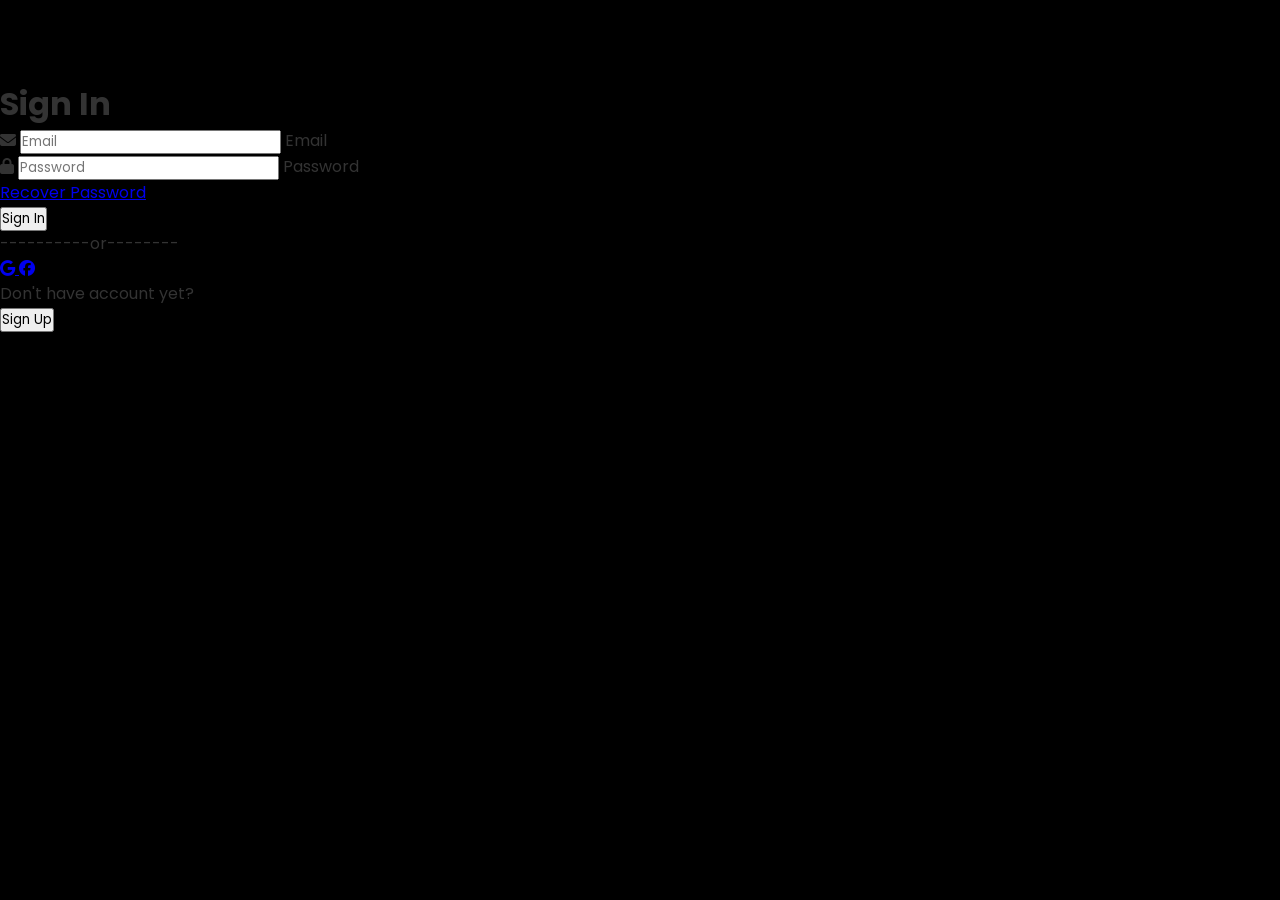
<file: login.html>
<!DOCTYPE html>
<html lang="en">
<head>
    <meta charset="UTF-8">
    <meta name="viewport" content="width=device-width, initial-scale=1.0">
    <title>Register & Login</title>
    <link rel="stylesheet" href="https://cdnjs.cloudflare.com/ajax/libs/font-awesome/6.5.1/css/all.min.css">
    <link rel="stylesheet" href="index.css">
</head>
<body>
    <div class="container" id="signup" style="display:none;">
      <h1 class="form-title">Register</h1>
      <form method="post" action="register.php">
        <div class="input-group">
           <i class="fas fa-user"></i>
           <input type="text" name="fName" id="fName" placeholder="First Name" required>
           <label for="fname">First Name</label>
        </div>
        <div class="input-group">
            <i class="fas fa-user"></i>
            <input type="text" name="lName" id="lName" placeholder="Last Name" required>
            <label for="lName">Last Name</label>
        </div>
          <div class="input-group">
             <span class="country-code">+91</span>
            <input type="tel" name="contact" id="contact" placeholder="contact" required>
            <label for="contact">Contact</label>
        </div>

        <div class="input-group">
            <i class="fas fa-envelope"></i>
            <input type="email" name="email" id="email" placeholder="Email" required>
            <label for="email">Email</label>
        </div>
        <div class="input-group">
            <i class="fas fa-lock"></i>
            <input type="password" name="password" id="password" placeholder="Password" required>
            <label for="password">Password</label>
        </div>
       <input type="submit" class="btn" value="Sign Up" name="signUp">
      </form>
      <p class="or">
        ----------or--------
      </p>
      <div class="icons">
         <a href="https://accounts.google.com/v3/signin/identifier?authuser=0&continue=https%3A%2F%2Fmail.google.com%2Fmail%2F&ec=GAlAFw&hl=en&service=mail&flowName=GlifWebSignIn&flowEntry=AddSession&dsh=S1295840802%3A1749582020131935
            " target="_blank" rel="noopener noreferrer">
          <i class=" fab fa-google"></i>
          </a>
        <a href="https://www.facebook.com/login/" target="_blank" rel="noopener noreferrer">
          <i class=" fab fa-facebook"></i>
          </a>
        </div>
      </div>
      <!-- <div class="links">
        <p>Already Have Account ?</p>
        <button id="signInButton">Sign In</button>
      </div>
    </div> -->

    <div class="container" id="signIn">
        <h1 class="form-title">Sign In</h1>
        <form method="post" action="register.php">
          <div class="input-group">
              <i class="fas fa-envelope"></i>
              <input type="email" name="email" id="email" placeholder="Email" required>
              <label for="email">Email</label>
          </div>
          <div class="input-group">
              <i class="fas fa-lock"></i>
              <input type="password" name="password" id="password" placeholder="Password" required>
              <label for="password">Password</label>
          </div>
          <p class="recover">
            <a href="#">Recover Password</a>
          </p>
         <input type="submit" class="btn" value="Sign In" name="signIn">
        </form>
        <p class="or">
          ----------or--------
        </p>


        
        <div class="icons">

          <a href="https://accounts.google.com/v3/signin/identifier?authuser=0&continue=https%3A%2F%2Fmail.google.com%2Fmail%2F&ec=GAlAFw&hl=en&service=mail&flowName=GlifWebSignIn&flowEntry=AddSession&dsh=S1295840802%3A1749582020131935
            " target="_blank" rel="noopener noreferrer">
          <i class=" fab fa-google"></i>
          </a>

         <a href="https://www.facebook.com/login/" target="_blank" rel="noopener noreferrer">
          <i class=" fab fa-facebook"></i>
          </a>
        </div>

        <div class="links">
          <p>Don't have account yet?</p>
          <button id="signUpButton">Sign Up</button>
        </div>
      </div>
      <script src="index.js"></script>
</body>
</html>
</file>
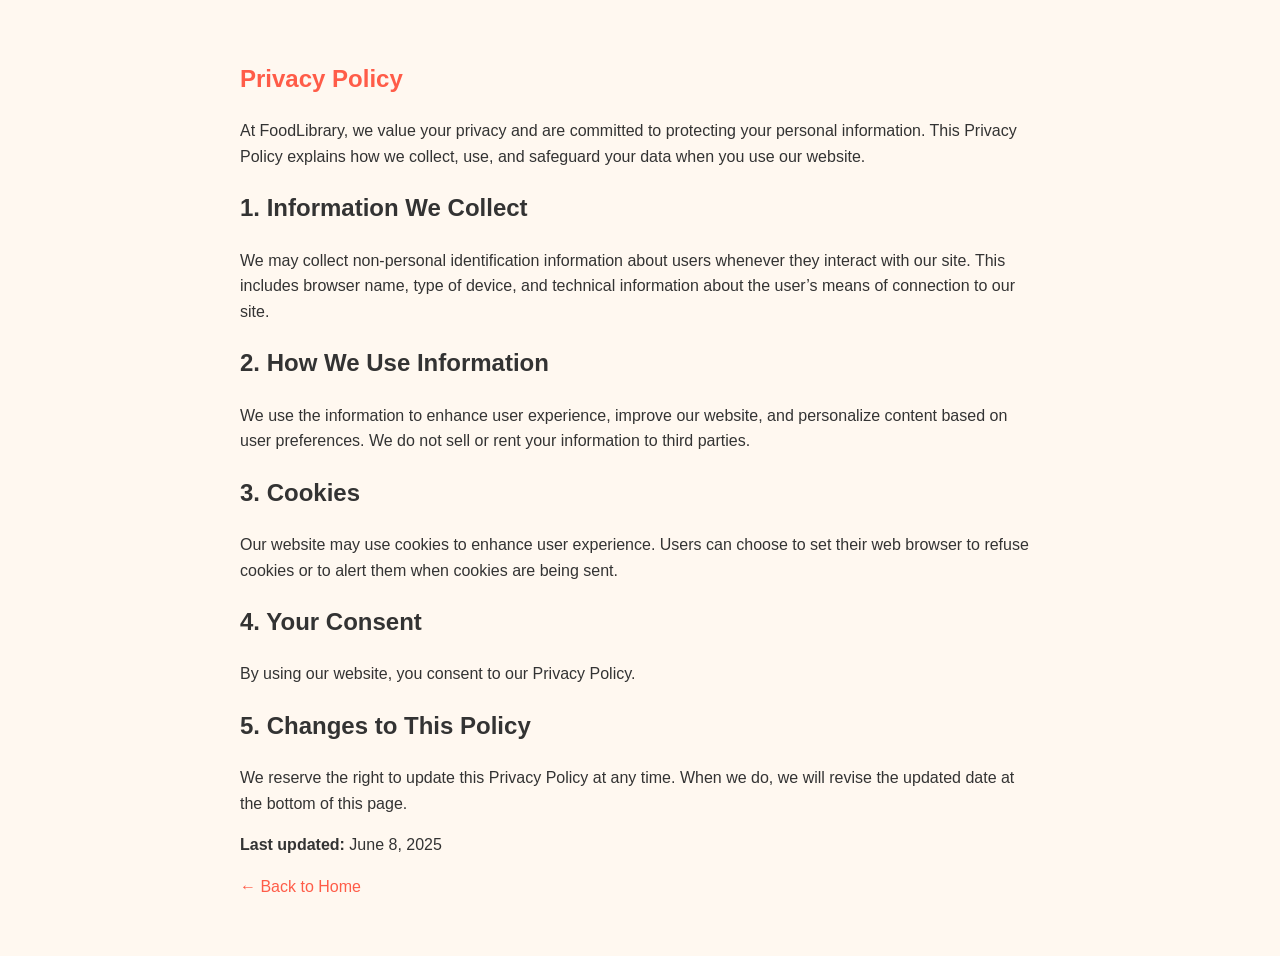
<file: privacy_policy_foodlibrary.html>
<!DOCTYPE html>
<html lang="en">
<head>
    <meta charset="UTF-8">
    <title>Privacy Policy - FoodLibrary</title>
    <meta name="viewport" content="width=device-width, initial-scale=1">
    <style>
        body {
            font-family: 'Poppins', sans-serif;
            margin: 0;
            padding: 40px;
            background-color: #FFF8F0;
            color: #333;
            line-height: 1.6;
        }
        h1 {
            color: #FF5C48;
        }
        a {
            color: #FF5C48;
            text-decoration: none;
        }
        a:hover {
            text-decoration: underline;
        }
        section {
            max-width: 800px;
            margin: auto;
        }
    </style>
</head>
<body>
    <section>
        <h1>Privacy Policy</h1>
        <p>At FoodLibrary, we value your privacy and are committed to protecting your personal information. This Privacy Policy explains how we collect, use, and safeguard your data when you use our website.</p>

        <h2>1. Information We Collect</h2>
        <p>We may collect non-personal identification information about users whenever they interact with our site. This includes browser name, type of device, and technical information about the user’s means of connection to our site.</p>

        <h2>2. How We Use Information</h2>
        <p>We use the information to enhance user experience, improve our website, and personalize content based on user preferences. We do not sell or rent your information to third parties.</p>

        <h2>3. Cookies</h2>
        <p>Our website may use cookies to enhance user experience. Users can choose to set their web browser to refuse cookies or to alert them when cookies are being sent.</p>

        <h2>4. Your Consent</h2>
        <p>By using our website, you consent to our Privacy Policy.</p>

        <h2>5. Changes to This Policy</h2>
        <p>We reserve the right to update this Privacy Policy at any time. When we do, we will revise the updated date at the bottom of this page.</p>

        <p><strong>Last updated:</strong> June 8, 2025</p>
        <p><a href="index.html">← Back to Home</a></p>
    </section>
</body>
</html>
</file>
<file: index.css>
/* Import Google Font 'Poppins' */
@import url('https://fonts.googleapis.com/css2?family=Poppins:wght@200;300;400;500;600;700;800;900&display=swap');

/* Global Reset */
* {
    padding: 0;
    margin: 0;
    box-sizing: border-box;
    font-family: 'Poppins', sans-serif;
}

/* Body Styling */
body {
    width: 100%;
    background-color: black;
    color: #333;
    padding-top: 80px;
}

/* Navbar */
#nav {
    box-shadow: rgba(50, 50, 93, 0.25) 0px 50px 100px -20px,
                rgba(0, 0, 0, 0.3) 0px 30px 60px -30px,
                rgba(10, 37, 64, 0.35) 0px -2px 6px 0px inset;
    position: fixed;
    top: 0;
    width: 100%;
    z-index: 1000;
    background: #ff7043;
    padding: 10px 0;
}

/* Heading Section */
#heading {
    margin-top: 100px;
    text-align: center;
}

/* Search Bar Section */
#search-section {
    max-width: 700px;
    margin: 10px auto;
    text-align: center;
    background: white;
    padding: 20px;
    border-radius: 10px;
    box-shadow: 0px 4px 15px rgba(0, 0, 0, 0.1);
}

/* Search Bar */
#search-bar {
    width: 50%;
    border-radius: 0px;
}

/* Meal Cards */
.card {
    background-color: #B0E0E6;
    padding: 15px;
    border-radius: 10px;
    color: #333;
    box-shadow: rgba(0, 0, 0, 0.15) 0px 5px 15px;
    text-align: center;
    width: 280px;
    max-width: 90%;
    max-height: 400px;
    margin: 15px;
    transition: transform 0.3s ease-in-out;
    display: flex;
    flex-direction: column;
    justify-content: space-between;
}

.card:hover {
    transform: scale(1.05);
}

/* Card Image */
.card img {
    width: 100%;
    height: 200px;
    object-fit: cover;
    border-radius: 10px;
    
}

/* Meal Name */
.meal-name {
    font-size: 18px;
    font-weight: 600;
    margin-top: 10px;
    color: #333;
}

/* Meal Details */
.meal-details {
    font-size: 14px;
    opacity: 0.9;
    text-align: center;
    padding: 5px;
    color: red;
}

/* More Details Button */
.more-details {
    background-color: #ff5722;
    border: none;
    padding: 8px 12px;
    color: red;
    border-radius: 5px;
    cursor: pointer;
    margin-top: 10px;
    transition: background 0.3s;
}

.more-details:hover {
    background-color: #e64a19;
}

/* Favorites Section */
#favourites-container {
    display: grid;
    grid-template-columns: repeat(auto-fill, minmax(250px, 1fr));
    gap: 15px;
    padding: 10px;
}

/* Favorite Heart Icon */
.favorite-btn {
    background: none;
    border: none;
    padding: 5px;
    font-size: 20px;
    position: absolute;
    right: 10px;
    bottom: 10px;
    cursor: pointer;
    transition: color 0.3s ease-in-out;
}

.favorite-btn.active {
    color: red;
}

/* Blog Section */
#blog {
    background-color: #fff;
    padding: 60px 0;
}

#blog h2 {
    text-align: center;
    font-size: 2.5rem;
    font-weight: bold;
    color: #333;
    margin-bottom: 30px;
}

.blog-container {
    display: flex;
    flex-wrap: wrap;
    justify-content: space-evenly;
    gap: 20px;
    max-width: 1200px;
    margin: auto;
}

/* Blog Cards */
.card {
    border: none;
    transition: transform 0.3s ease-in-out, box-shadow 0.3s ease-in-out;
    border-radius: 15px;
    overflow: hidden;
    height: 100%;
    display: flex;
    flex-direction: column;
    justify-content: space-between;
}

.card:hover {
    transform: translateY(-10px);
    box-shadow: 0 10px 20px rgba(0, 0, 0, 0.15);
}
.card:hover {
    transform: scale(1.05);
    box-shadow: 0 10px 20px rgba(0, 0, 0, 0.2);
    position: relative;
}

.card:hover::after {
    content: attr(data-tooltip);
    position: absolute;
    bottom: 100%;
    left: 50%;
    transform: translateX(-50%);
    background: #333;
    color: white;
    padding: 6px 10px;
    font-size: 13px;
    border-radius: 5px;
    white-space: nowrap;
    opacity: 0.9;
    pointer-events: none;
}


.card-img-top {
    width: 100%;
    height: 200px;
    object-fit: cover;
    border-top-left-radius: 15px;
    border-top-right-radius: 15px;
}

.card-body {
    text-align: center;
    padding: 20px;
    flex-grow: 1;
    display: flex;
    flex-direction: column;
    justify-content: space-between;
}

.card-title {
    font-size: 1.25rem;
    font-weight: bold;
    color: #333;
}

.card-text {
    color: #666;
    font-size: 0.95rem;
    flex-grow: 1;
    margin-bottom: 10px;
}

/* Buttons */
.btn-primary {
    background-color: #ff5722;
    border-color: #ff5722;
    transition: background 0.3s ease-in-out;
    align-self: center;
    width: 80%;
}

.btn-primary:hover {
    background-color: #e64a19;
    border-color: #e64a19;
}

/* Footer Section */
footer {
    background-color: #212529;
    color: white;
    text-align: center;
    padding: 20px 0;
    margin-top: 50px;
}

.footer-container {
    display: flex;
    flex-direction: column;
    align-items: center;
    justify-content: center;
    gap: 10px;
}

.footer-container p {
    margin: 0;
    font-size: 14px;
    opacity: 0.8;
}

/* Footer Navigation Links */
footer nav ul {
    list-style: none;
    padding: 0;
    display: flex;
    gap: 15px;
}

footer nav ul li {
    display: inline;
}

footer nav ul li a {
    color: #ffcc00;
    text-decoration: none;
    font-size: 14px;
    transition: color 0.3s ease-in-out;
}

footer nav ul li a:hover {
    color: #ffd633;
}

/* Social Media Icons */
.social-icons {
    display: flex;
    gap: 15px;
}

.social-icons a {
    color: white;
    font-size: 18px;
    transition: transform 0.3s ease-in-out, color 0.3s ease-in-out;
}

.social-icons a:hover {
    transform: scale(1.2);
    color: #ffcc00;
}

/* Responsive Footer */
@media (max-width: 768px) {
    .footer-container {
        flex-direction: column;
        text-align: center;
    }
    footer nav ul {
        flex-direction: column;
        gap: 5px;
    }
}

/* Floating Blog Section */
#floating-blog-toggle {
    position: fixed;
    right: 20px;
    bottom: 20px;
    background-color: #dc3545;
    color: white;
    padding: 12px 16px;
    border-radius: 25px;
    cursor: pointer;
    z-index: 1000;
    font-weight: bold;
    box-shadow: 0 4px 10px rgba(0,0,0,0.3);
}

#floating-blog-panel {
    position: fixed;
    right: 20px;
    bottom: 80px;
    width: 260px;
    max-height: 300px;
    background-color: white;
    color: black;
    border: 1px solid #ccc;
    border-radius: 10px;
    padding: 15px;
    display: none;
    z-index: 999;
    box-shadow: 0 4px 20px rgba(0,0,0,0.3);
    overflow-y: auto;
}

#floating-blog-panel h5 {
    margin-bottom: 10px;
}

#floating-blog-panel ul {
    list-style: none;
    padding-left: 0;
}

#floating-blog-panel ul li {
    margin-bottom: 8px;
}

#floating-blog-panel ul li a {
    color: #dc3545;
    text-decoration: none;
    font-weight: 500;
}

#floating-blog-panel ul li a:hover {
    text-decoration: underline;
}
</file>
